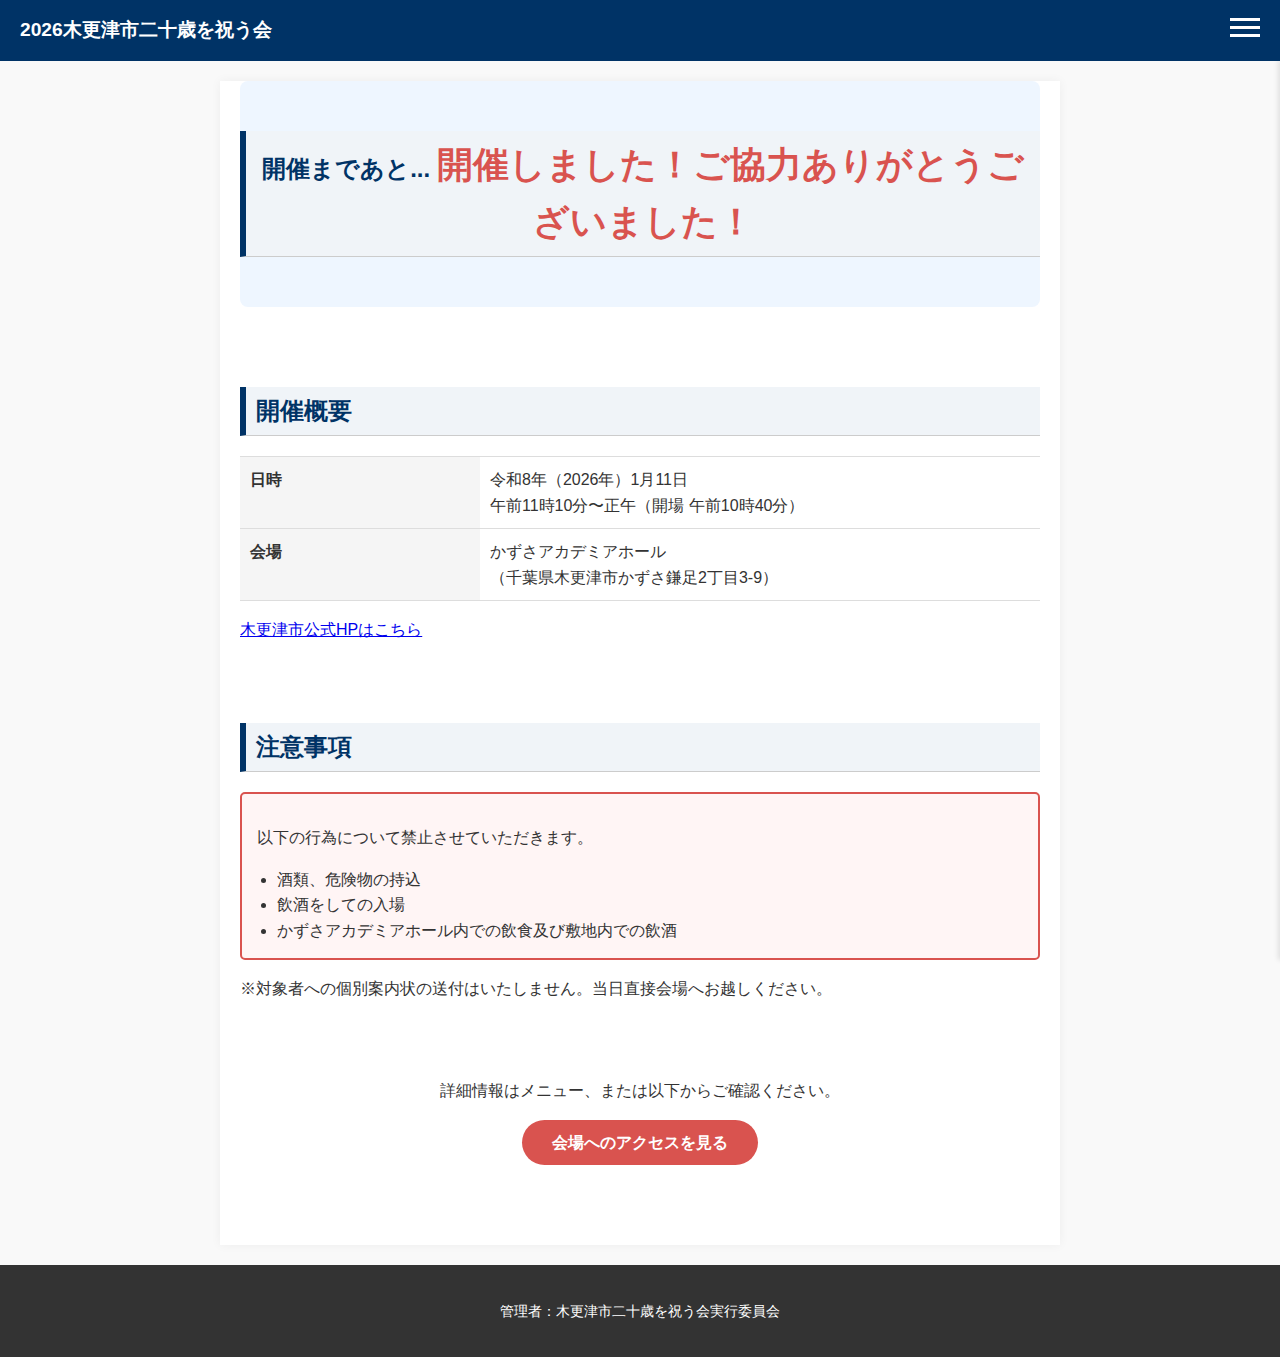
<file: index.html>
<!DOCTYPE html>
<html lang="ja">
<head>
    <meta charset="UTF-8">
    <meta name="viewport" content="width=device-width, initial-scale=1.0">
    <meta name="robots" content="noindex, nofollow">
    <title>2026木更津市二十歳を祝う会</title>
    <link rel="stylesheet" href="style.css">
</head>
<body>
    <header>
        <h1>2026木更津市二十歳を祝う会</h1>
        <div class="hamburger-menu" id="hamburger-btn">
            <span></span>
            <span></span>
            <span></span>
        </div>
    </header>

    <nav id="nav-menu">
        <ul>
            <li><a href="index.html">トップページ</a></li>
            <li><a href="member.html">実行委員紹介</a></li>
            <li><a href="access.html">会場・地図</a></li>
            <li><a href="schedule.html">式次第</a></li>
            <li><a href="notes.html">注意事項・写真撮影</a></li>
            <li><a href="faq.html">よくある質問・連絡</a></li>
        </ul>
    </nav>

    <main>
        <section id="hero">
            <h2>開催まであと... <span id="countdown">--日</span></h2>
        </section>

        <section id="overview">
            <h2>開催概要</h2>
            <dl>
                <dt>日時</dt>
                <dd>令和8年（2026年）1月11日<br>午前11時10分〜正午（開場 午前10時40分）</dd>
                <dt>会場</dt>
                <dd>かずさアカデミアホール<br>（千葉県木更津市かずさ鎌足2丁目3-9）</dd>
            </dl>
            <p><a href="https://www.city.kisarazu.lg.jp/soshiki/kyoiku/shogaigakushu/2/2-seisyonen/11811.html" target="_blank">木更津市公式HPはこちら</a></p>
        </section>

        <section id="caution">
            <h2>注意事項</h2>
            <div class="warning-box">
                <p>以下の行為について禁止させていただきます。</p>
                <ul>
                    <li>酒類、危険物の持込</li>
                    <li>飲酒をしての入場</li>
                    <li>かずさアカデミアホール内での飲食及び敷地内での飲酒</li>
                </ul>
            </div>
            <p>※対象者への個別案内状の送付はいたしません。当日直接会場へお越しください。</p>
        </section>
        
        <section style="text-align: center; margin-top: 40px;">
            <p>詳細情報はメニュー、または以下からご確認ください。</p>
            <a href="access.html" class="btn">会場へのアクセスを見る</a>
        </section>

    </main>

    <footer>
        <p>管理者：木更津市二十歳を祝う会実行委員会</p>
    </footer>

    <script src="script.js"></script>
</body>
</html>
</file>
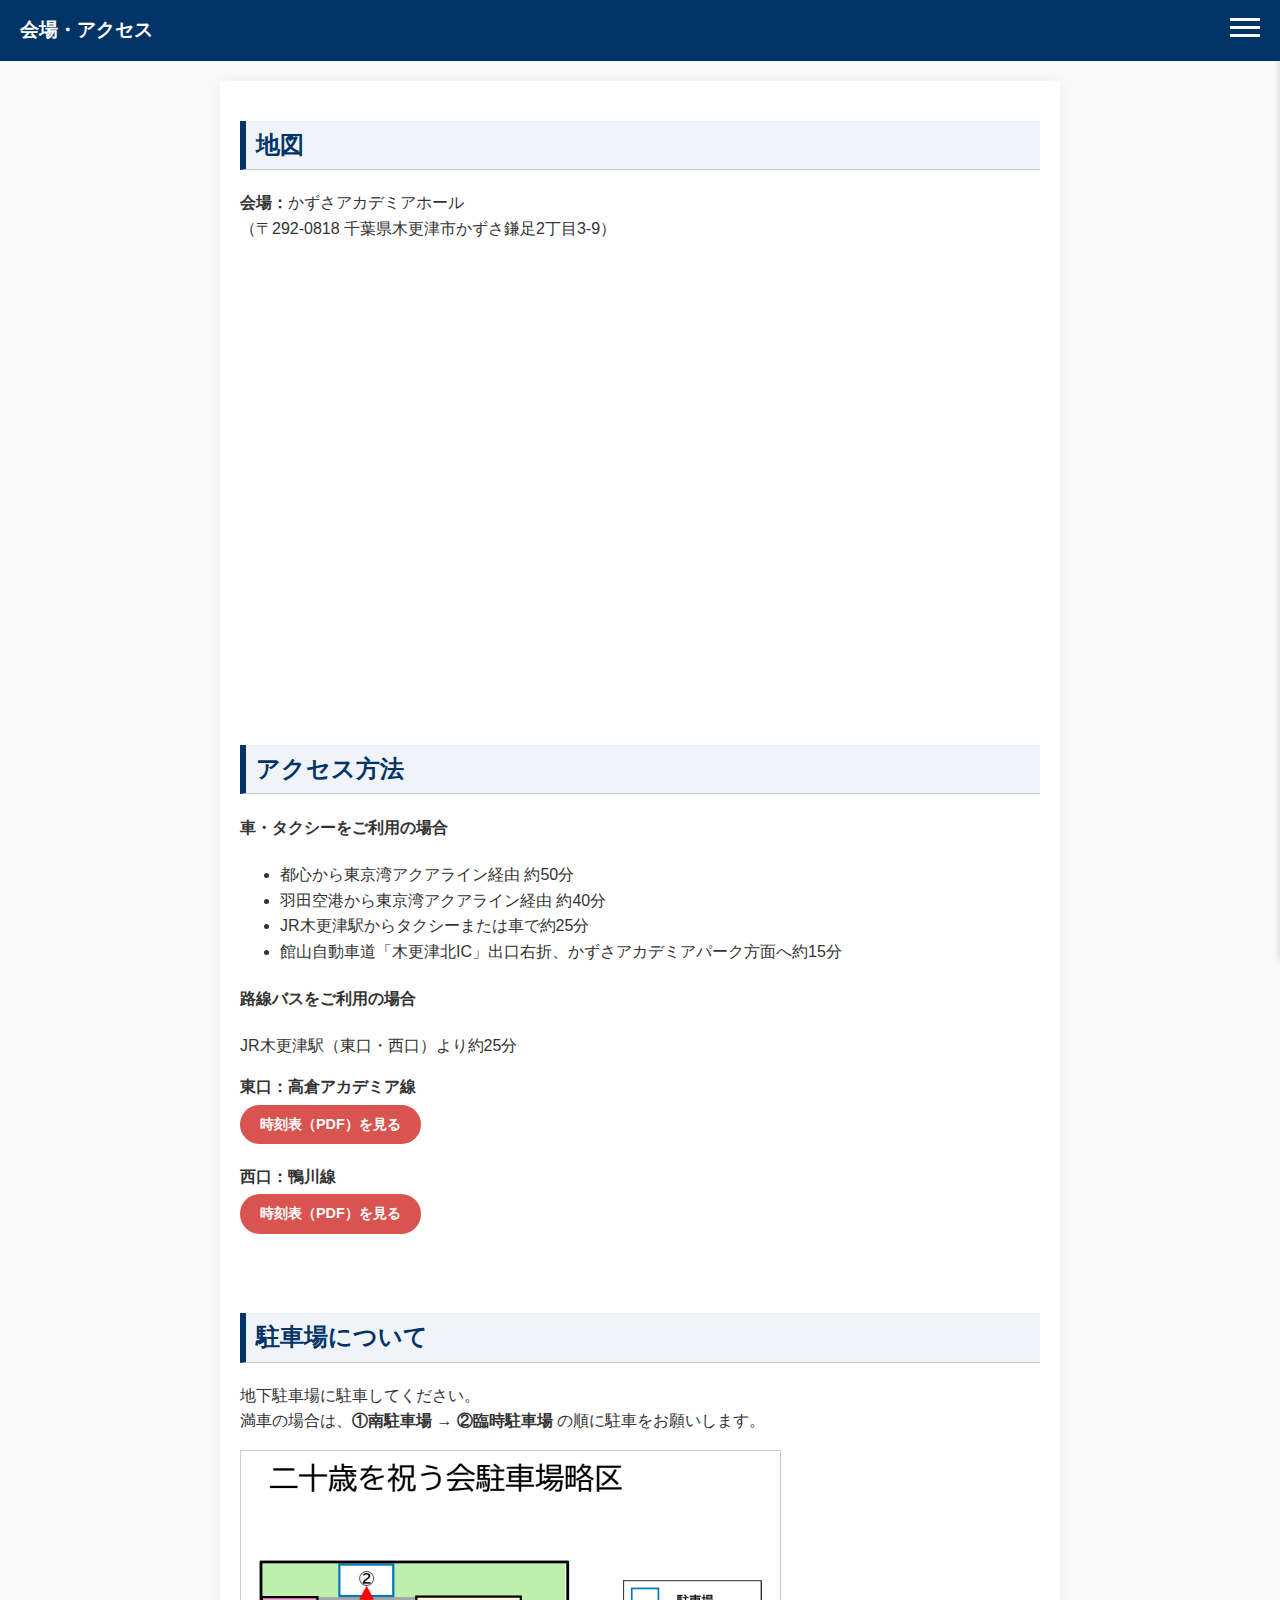
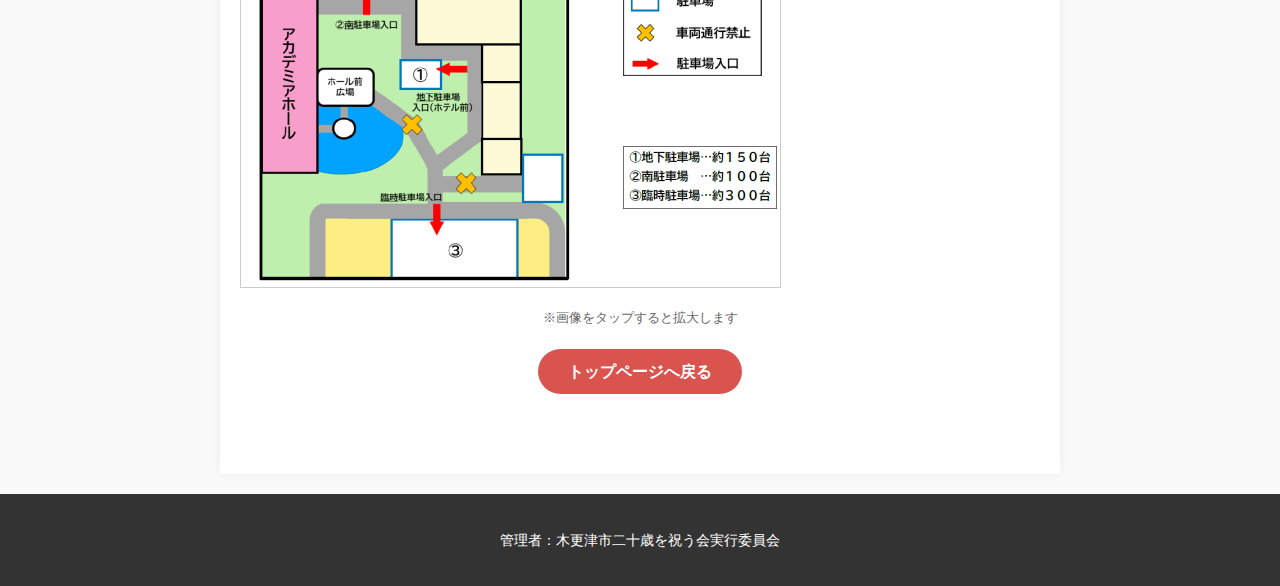
<file: access.html>
<!DOCTYPE html>
<html lang="ja">
<head>
    <meta charset="UTF-8">
    <meta name="viewport" content="width=device-width, initial-scale=1.0">
    <meta name="robots" content="noindex, nofollow">
    <title>会場・地図 | 2026木更津市二十歳を祝う会</title>
    <link rel="stylesheet" href="style.css">
</head>
<body>
    <header>
        <h1>会場・アクセス</h1>
        <div class="hamburger-menu" id="hamburger-btn">
            <span></span>
            <span></span>
            <span></span>
        </div>
    </header>

    <nav id="nav-menu">
        <ul>
            <li><a href="index.html">トップページ</a></li>
            <li><a href="member.html">実行委員紹介</a></li>
            <li><a href="access.html">会場・地図</a></li>
            <li><a href="schedule.html">式次第</a></li>
            <li><a href="notes.html">注意事項・写真撮影</a></li>
            <li><a href="faq.html">よくある質問・連絡</a></li>
        </ul>
    </nav>

    <main>
        <section>
            <h2>地図</h2>
            <p><strong>会場：</strong>かずさアカデミアホール<br>（〒292-0818 千葉県木更津市かずさ鎌足2丁目3-9）</p>
            
            <div class="map-container">
                <iframe 
                    width="100%" 
                    height="400" 
                    frameborder="0" 
                    scrolling="no" 
                    marginheight="0" 
                    marginwidth="0" 
                    src="https://maps.google.com/maps?q=かずさアカデミアホール&t=&z=15&ie=UTF8&iwloc=&output=embed">
                </iframe>
            </div>
        </section>

        <section>
            <h2>アクセス方法</h2>
            <div class="access-info">
                <h4>車・タクシーをご利用の場合</h4>
                <ul>
                    <li>都心から東京湾アクアライン経由 約50分</li>
                    <li>羽田空港から東京湾アクアライン経由 約40分</li>
                    <li>JR木更津駅からタクシーまたは車で約25分</li>
                    <li>館山自動車道「木更津北IC」出口右折、かずさアカデミアパーク方面へ約15分</li>
                </ul>

                <h4>路線バスをご利用の場合</h4>
                <p>JR木更津駅（東口・西口）より約25分</p>
                <ul style="list-style: none; padding-left: 0;">
                    <li style="margin-bottom: 20px;">
                        <strong>東口：高倉アカデミア線</strong><br>
                        <a href="https://www.nitto-kotsu.co.jp/pdf/takademia.pdf" target="_blank" class="btn" style="margin-top: 5px; font-size: 0.9rem; padding: 8px 20px;">
                            時刻表（PDF）を見る
                        </a>
                    </li>
                    <li style="margin-bottom: 20px;">
                        <strong>西口：鴨川線</strong><br>
                        <a href="https://www.nitto-kotsu.co.jp/pdf/kikamo20231001.pdf" target="_blank" class="btn" style="margin-top: 5px; font-size: 0.9rem; padding: 8px 20px;">
                            時刻表（PDF）を見る
                        </a>
                    </li>
                </ul>
            </div>
        </section>

        <section>
            <h2>駐車場について</h2>
            <div class="parking-info">
                <p>地下駐車場に駐車してください。<br>満車の場合は、<strong>①南駐車場 → ②臨時駐車場</strong> の順に駐車をお願いします。</p>
                
               <div class="image-container" style="margin-top: 15px;">
                    <a href="parking_map.png" target="_blank">
                        <img src="parking_map.png" alt="駐車場案内図" style="max-width: 100%; height: auto; border: 1px solid #ccc;">
                    </a>
                    <p style="font-size: 0.8rem; color: #666; text-align: center;">※画像をタップすると拡大します</p>
                </div>
            </div>
            <div style="text-align: center; margin-top: 20px;">
                <a href="index.html" class="btn">トップページへ戻る</a>
            </div>
        </section>
    </main>

    <footer>
        <p>管理者：木更津市二十歳を祝う会実行委員会</p>
    </footer>

    <script src="script.js"></script>
</body>
</html>
</file>
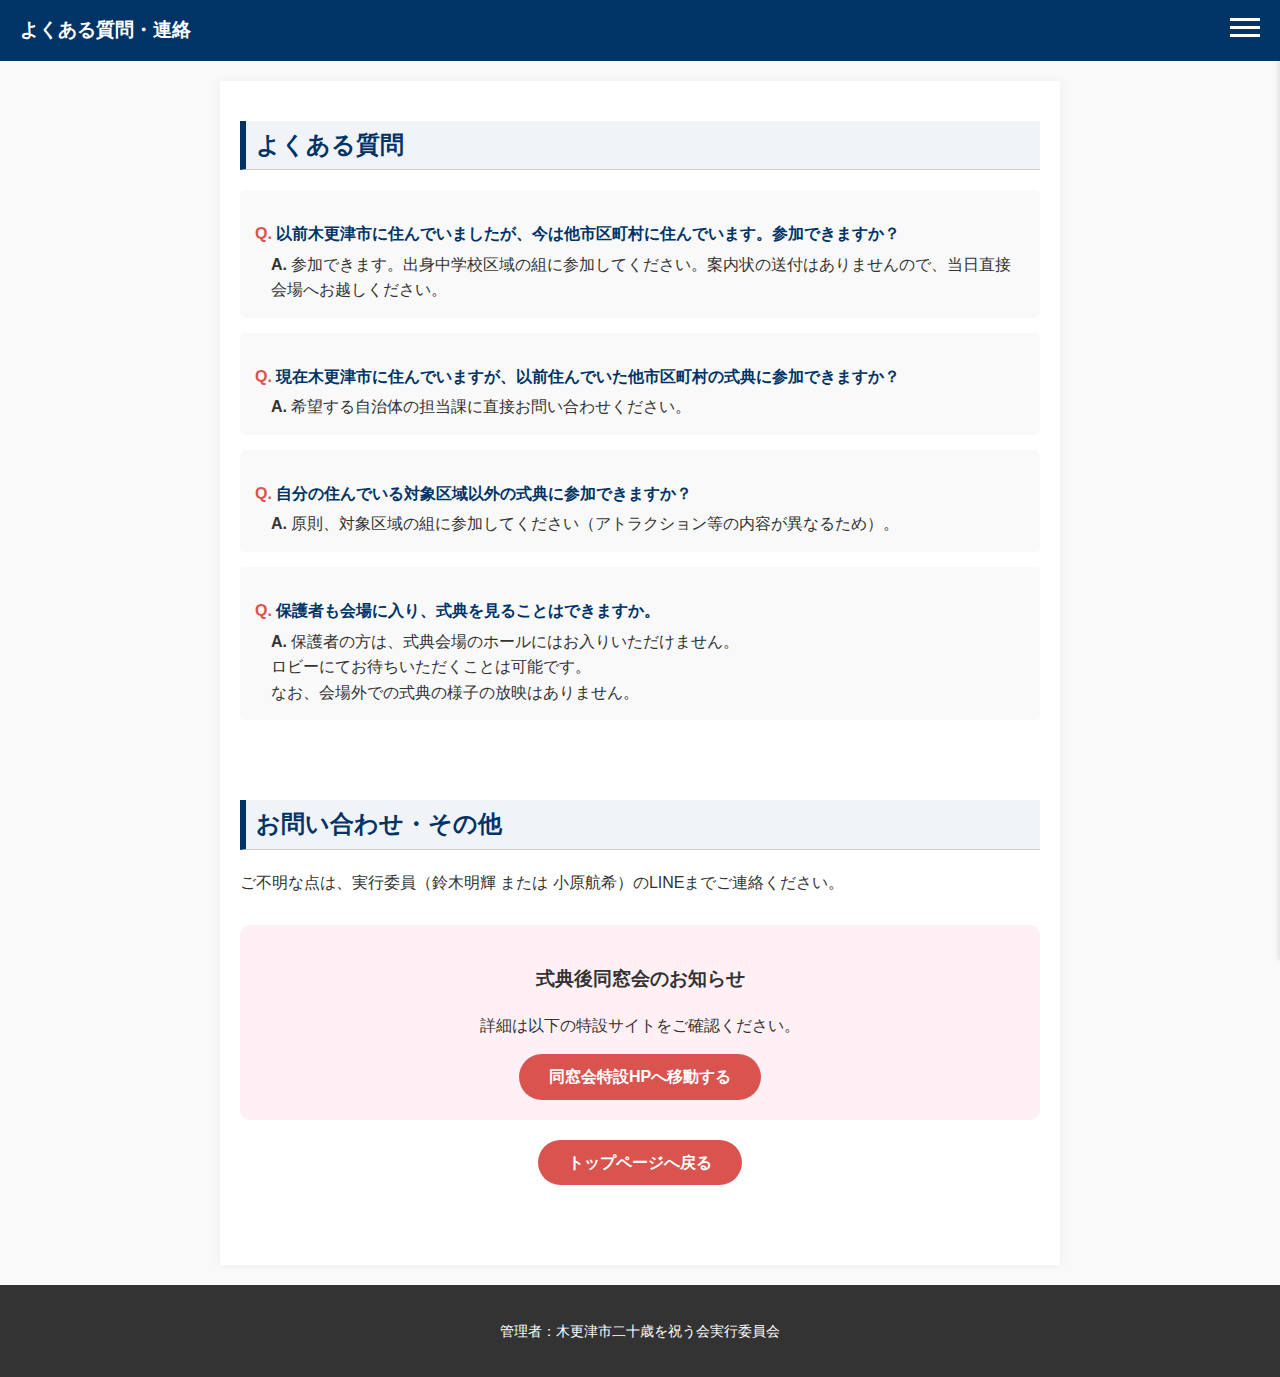
<file: faq.html>
<!DOCTYPE html>
<html lang="ja">
<head>
    <meta charset="UTF-8">
    <meta name="viewport" content="width=device-width, initial-scale=1.0">
    <meta name="robots" content="noindex, nofollow">
    <title>よくある質問 | 2026木更津市二十歳を祝う会</title>
    <link rel="stylesheet" href="style.css">
</head>
<body>
    <header>
        <h1>よくある質問・連絡</h1>
        <div class="hamburger-menu" id="hamburger-btn">
            <span></span>
            <span></span>
            <span></span>
        </div>
    </header>

    <nav id="nav-menu">
        <ul>
            <li><a href="index.html">トップページ</a></li>
            <li><a href="member.html">実行委員紹介</a></li>
            <li><a href="access.html">会場・地図</a></li>
            <li><a href="schedule.html">式次第</a></li>
            <li><a href="notes.html">入退場・座席・写真撮影</a></li>
            <li><a href="faq.html" class="active">よくある質問・連絡</a></li>
        </ul>
    </nav>

    <main>
        <section>
            <h2>よくある質問</h2>
            
            <div class="faq-item">
                <p class="question">以前木更津市に住んでいましたが、今は他市区町村に住んでいます。参加できますか？</p>
                <p class="answer">参加できます。出身中学校区域の組に参加してください。案内状の送付はありませんので、当日直接会場へお越しください。</p>
            </div>

            <div class="faq-item">
                <p class="question">現在木更津市に住んでいますが、以前住んでいた他市区町村の式典に参加できますか？</p>
                <p class="answer">希望する自治体の担当課に直接お問い合わせください。</p>
            </div>

            <div class="faq-item">
                <p class="question">自分の住んでいる対象区域以外の式典に参加できますか？</p>
                <p class="answer">原則、対象区域の組に参加してください（アトラクション等の内容が異なるため）。</p>
            </div>

            <div class="faq-item">
                <p class="question">保護者も会場に入り、式典を見ることはできますか。</p>
                <p class="answer">保護者の方は、式典会場のホールにはお入りいただけません。<br>ロビーにてお待ちいただくことは可能です。<br>なお、会場外での式典の様子の放映はありません。</p>
            </div>
        </section>

        <section id="contact">
            <h2>お問い合わせ・その他</h2>
            <p>ご不明な点は、実行委員（鈴木明輝 または 小原航希）のLINEまでご連絡ください。</p>
            
            <div class="reunion-box">
                <h3>式典後同窓会のお知らせ</h3>
                <p>詳細は以下の特設サイトをご確認ください。</p>
                <a href="https://mogotyanasuka1212-maker.github.io/reunion-2025-hp/index.html" class="btn" target="_blank">同窓会特設HPへ移動する</a>
            </div>
            <div style="text-align: center; margin-top: 20px;">
                <a href="index.html" class="btn">トップページへ戻る</a>
            </div>
        </section>
    </main>

    <footer>
        <p>管理者：木更津市二十歳を祝う会実行委員会</p>
    </footer>
    <script src="script.js"></script>
</body>
</html>
</file>
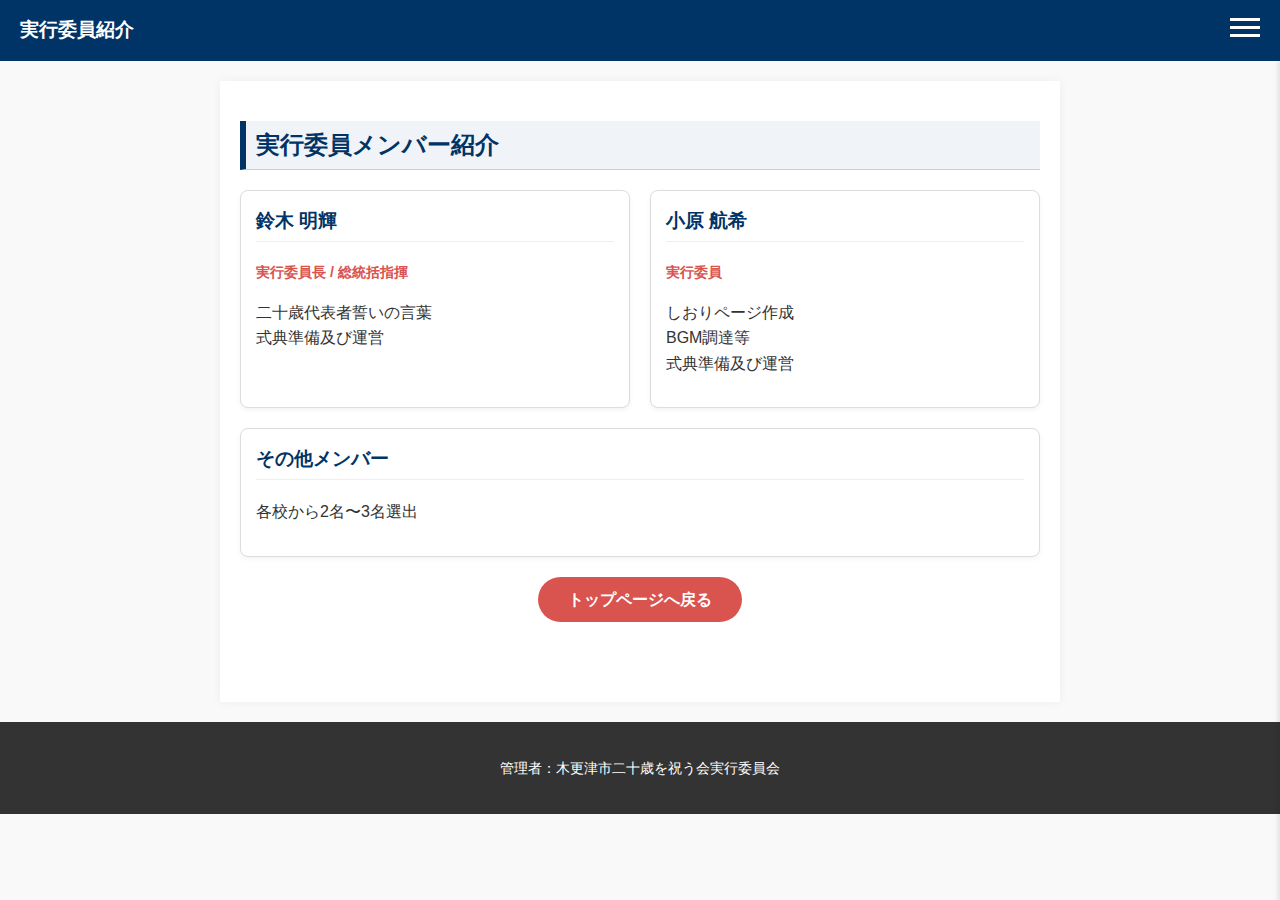
<file: member.html>
<!DOCTYPE html>
<html lang="ja">
<head>
    <meta charset="UTF-8">
    <meta name="viewport" content="width=device-width, initial-scale=1.0">
    <meta name="robots" content="noindex, nofollow">
    <title>実行委員紹介 | 2026木更津市二十歳を祝う会</title>
    <link rel="stylesheet" href="style.css">
</head>
<body>
    <header>
        <h1>実行委員紹介</h1>
        <div class="hamburger-menu" id="hamburger-btn">
            <span></span>
            <span></span>
            <span></span>
        </div>
    </header>

    <nav id="nav-menu">
        <ul>
            <li><a href="index.html">トップページ</a></li>
            <li><a href="member.html" class="active">実行委員紹介</a></li>
            <li><a href="access.html">会場・地図</a></li>
            <li><a href="schedule.html">式次第</a></li>
            <li><a href="notes.html">注意事項・写真撮影</a></li>
            <li><a href="faq.html">よくある質問・連絡</a></li>
        </ul>
    </nav>

    <main>
        <section>
            <h2>実行委員メンバー紹介</h2>
            <div class="member-list">
                <div class="member-card">
                    <h3>鈴木 明輝</h3>
                    <p class="role">実行委員長 / 総統括指揮</p>
                    <p>二十歳代表者誓いの言葉<br>式典準備及び運営</p>
                </div>
                <div class="member-card">
                    <h3>小原 航希</h3>
                    <p class="role">実行委員</p>
                    <p>しおりページ作成<br>BGM調達等<br>式典準備及び運営</p>
                </div>
                <div class="member-card">
                    <h3>その他メンバー</h3>
                    <p>各校から2名〜3名選出</p>
                </div>
            </div>
            <div style="text-align: center; margin-top: 20px;">
                <a href="index.html" class="btn">トップページへ戻る</a>
            </div>
        </section>
    </main>

    <footer>
        <p>管理者：木更津市二十歳を祝う会実行委員会</p>
    </footer>
    <script src="script.js"></script>
</body>
</html>
</file>
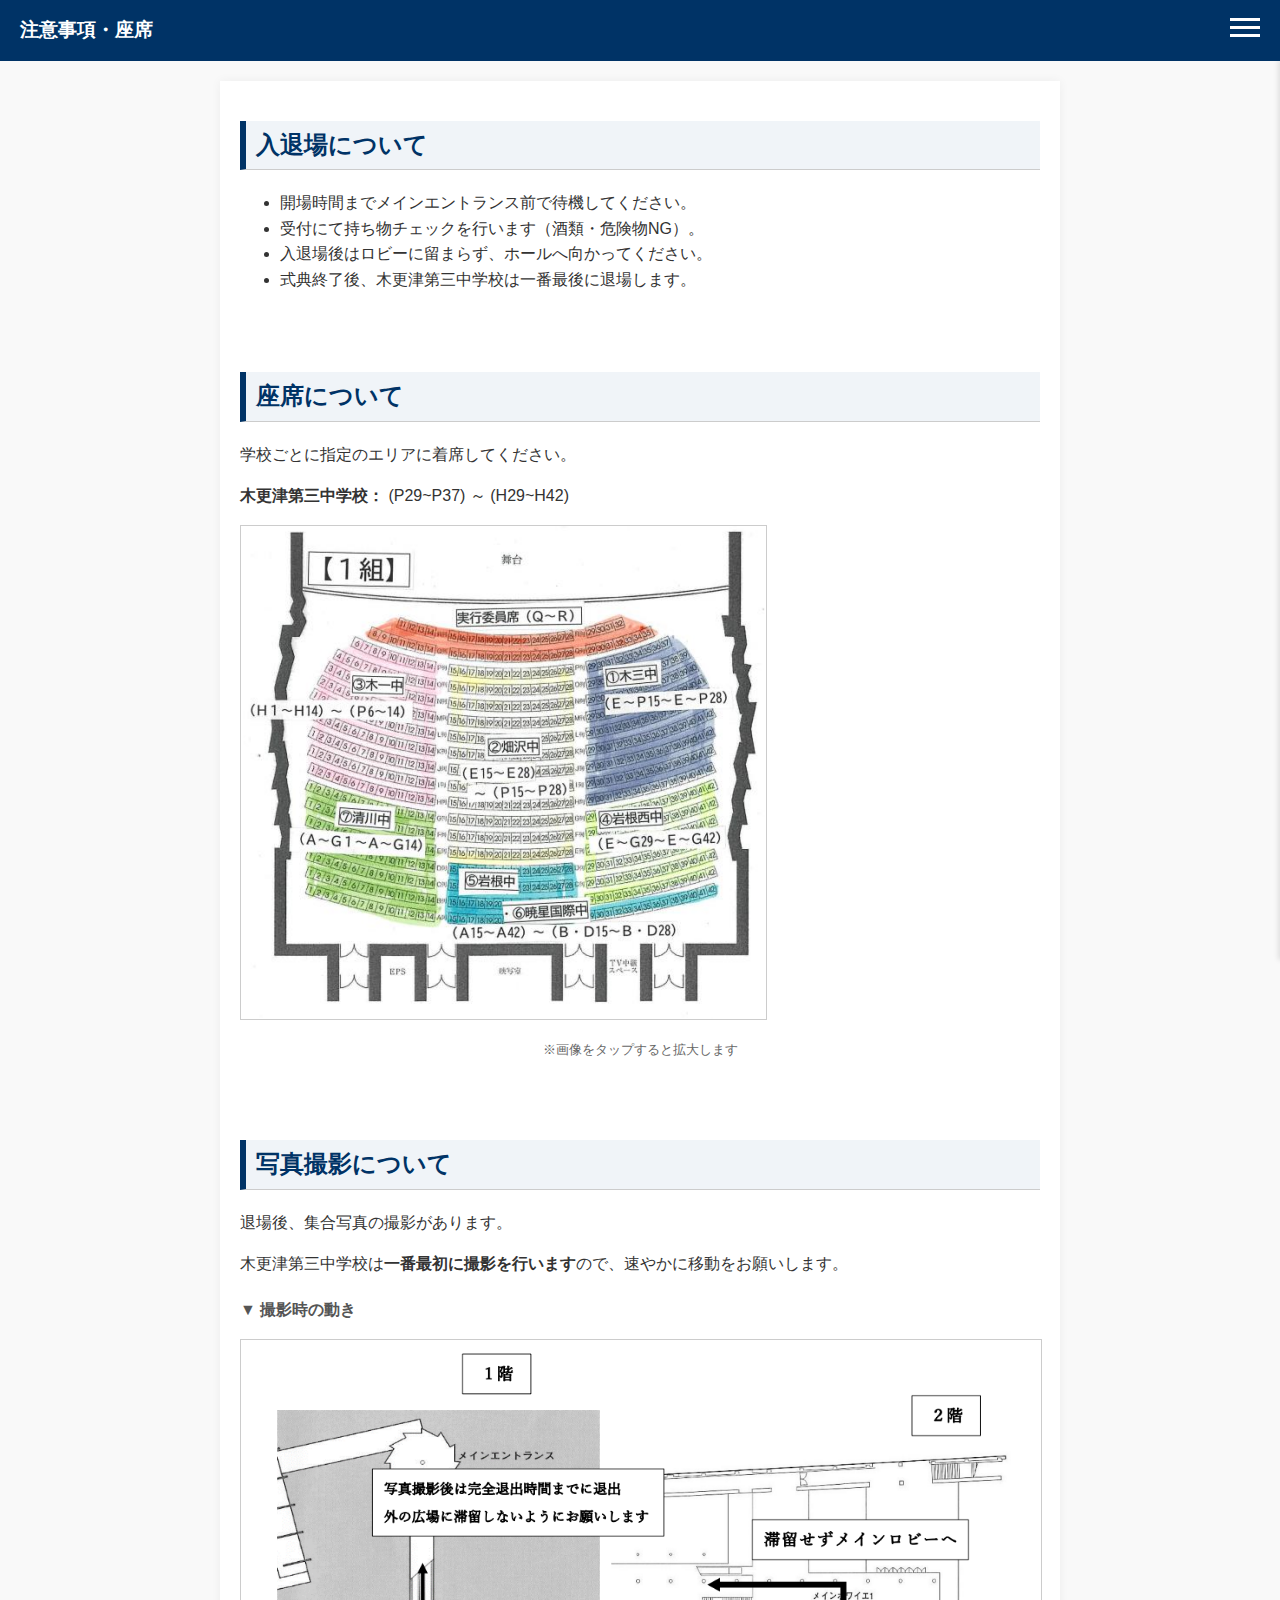
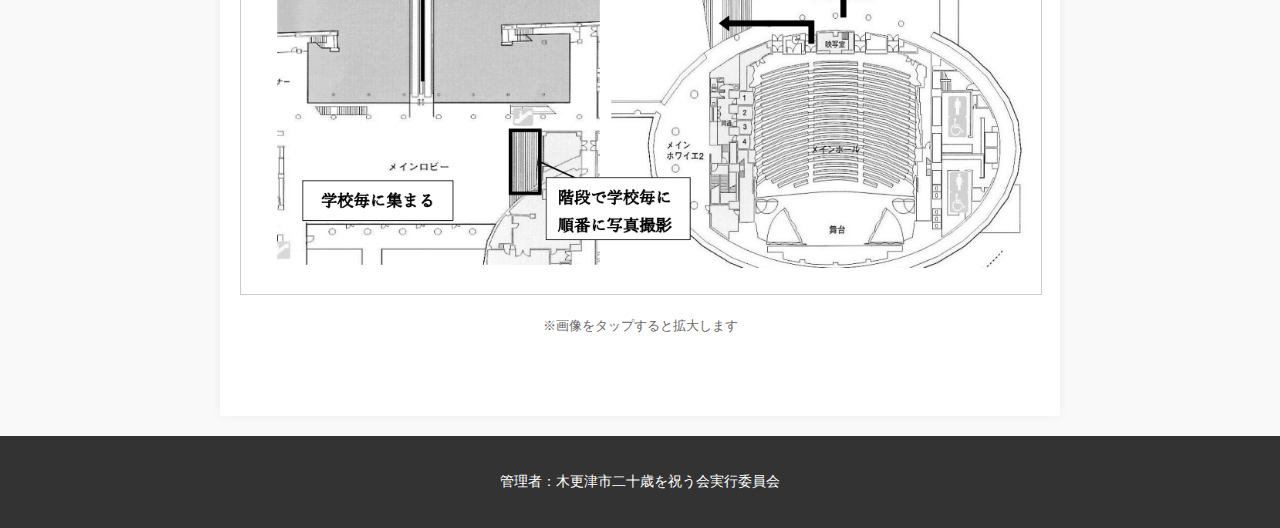
<file: notes.html>
<!DOCTYPE html>
<html lang="ja">
<head>
    <meta charset="UTF-8">
    <meta name="viewport" content="width=device-width, initial-scale=1.0">
    <meta name="robots" content="noindex, nofollow">
    <title>注意事項・座席 | 2026木更津市二十歳を祝う会</title>
    <link rel="stylesheet" href="style.css">
</head>
<body>
    <header>
        <h1>注意事項・座席</h1>
        <div class="hamburger-menu" id="hamburger-btn">
            <span></span>
            <span></span>
            <span></span>
        </div>
    </header>

    <nav id="nav-menu">
        <ul>
            <li><a href="index.html">トップページ</a></li>
            <li><a href="member.html">実行委員紹介</a></li>
            <li><a href="access.html">会場・地図</a></li>
            <li><a href="schedule.html">式次第</a></li>
            <li><a href="notes.html">注意事項・写真撮影</a></li>
            <li><a href="faq.html">よくある質問・連絡</a></li>
        </ul>
    </nav>

    <main>
        <section>
            <h2>入退場について</h2>
            <ul>
                <li>開場時間までメインエントランス前で待機してください。</li>
                <li>受付にて持ち物チェックを行います（酒類・危険物NG）。</li>
                <li>入退場後はロビーに留まらず、ホールへ向かってください。</li>
                <li>式典終了後、木更津第三中学校は一番最後に退場します。</li>
            </ul>
        </section>

        <section>
            <h2>座席について</h2>
            <p>学校ごとに指定のエリアに着席してください。</p>
            <p><strong>木更津第三中学校：</strong> (P29~P37) ～ (H29~H42)</p>
            
            <div class="image-container">
                <a href="zaseki.png" target="_blank">
                    <img src="zaseki.png" alt="座席図" style="max-width: 100%; height: auto; border: 1px solid #ccc;">
                </a>
                <p style="font-size: 0.8rem; color: #666; text-align: center;">※画像をタップすると拡大します</p>
            </div>
        </section>

        <section>
            <h2>写真撮影について</h2>
            <p>退場後、集合写真の撮影があります。</p>
            <p>木更津第三中学校は<strong>一番最初に撮影を行います</strong>ので、速やかに移動をお願いします。</p>
            
            <div class="image-container" style="margin: 20px 0;">
                <h3 style="font-size: 1rem; color: #555;">▼ 撮影時の動き</h3>
                <a href="photo_flow.png" target="_blank">
                    <img src="photo_flow.png" alt="写真撮影の移動フロー図" style="max-width: 100%; height: auto; border: 1px solid #ccc;">
                </a>
                <p style="font-size: 0.8rem; color: #666; text-align: center;">※画像をタップすると拡大します</p>
            </div>
    </main>

    <footer>
        <p>管理者：木更津市二十歳を祝う会実行委員会</p>
    </footer>
    <script src="script.js"></script>
</body>
</html>
</file>
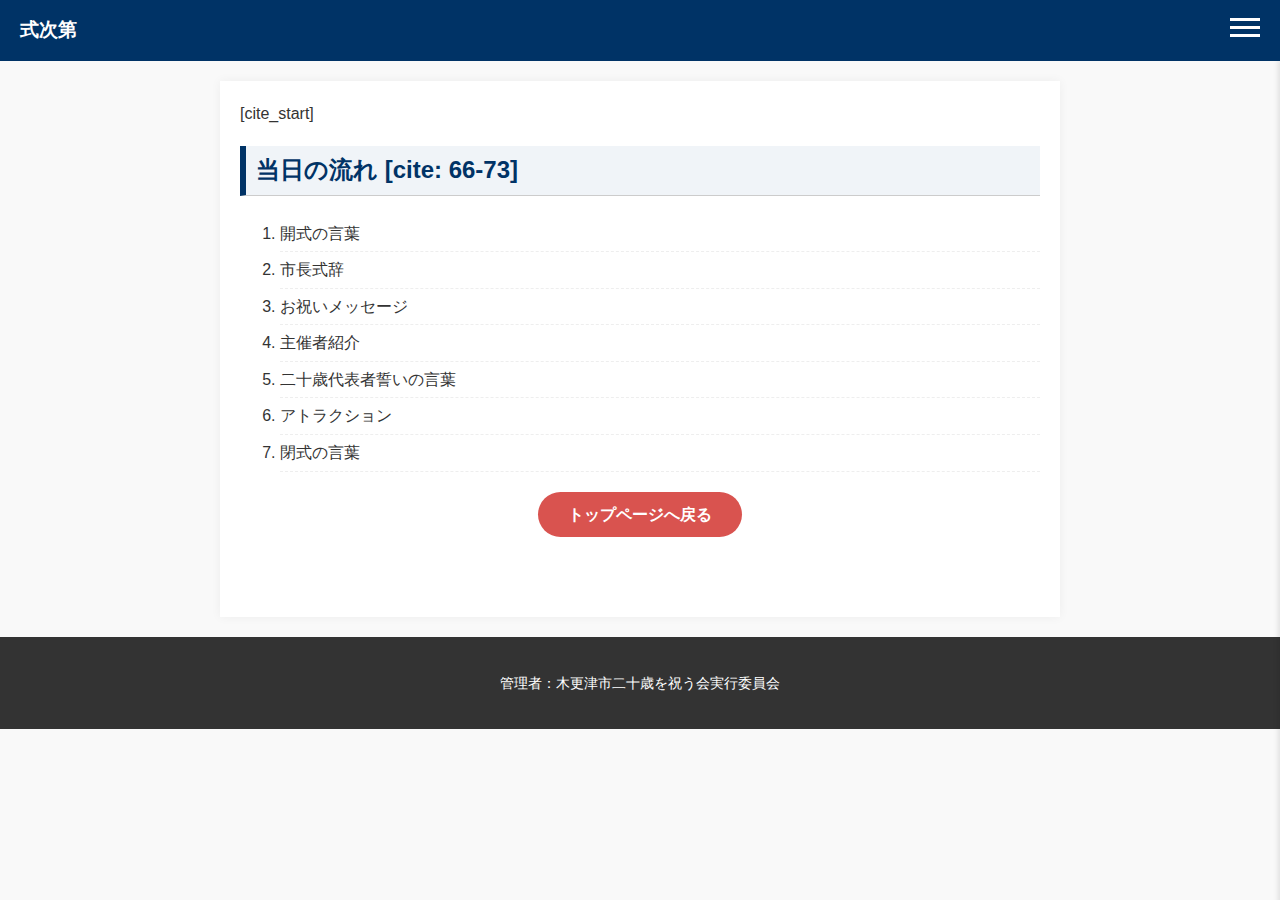
<file: schedule.html>
<!DOCTYPE html>
<html lang="ja">
<head>
    <meta charset="UTF-8">
    <meta name="viewport" content="width=device-width, initial-scale=1.0">
    <title>式次第 | 2026木更津市二十歳を祝う会</title>
    <link rel="stylesheet" href="style.css">
</head>
<body>
    <header>
        <h1>式次第</h1>
        <div class="hamburger-menu" id="hamburger-btn">
            <span></span>
            <span></span>
            <span></span>
        </div>
    </header>

    <nav id="nav-menu">
        <ul>
            <li><a href="index.html">トップページ</a></li>
            <li><a href="member.html">実行委員紹介</a></li>
            <li><a href="access.html">会場・地図</a></li>
            <li><a href="schedule.html">式次第</a></li>
            <li><a href="notes.html">注意事項・写真撮影</a></li>
            <li><a href="faq.html">よくある質問・連絡</a></li>
        </ul>
    </nav>

    <main>
        <section>
            [cite_start]<h2>当日の流れ [cite: 66-73]</h2>
            <ol class="schedule-list">
                <li>開式の言葉</li>
                <li>市長式辞</li>
                <li>お祝いメッセージ</li>
                <li>主催者紹介</li>
                <li>二十歳代表者誓いの言葉</li>
                <li>アトラクション</li>
                <li>閉式の言葉</li>
            </ol>
            <div style="text-align: center; margin-top: 20px;">
                <a href="index.html" class="btn">トップページへ戻る</a>
            </div>
        </section>
    </main>

    <footer>
        <p>管理者：木更津市二十歳を祝う会実行委員会</p>
    </footer>
    <script src="script.js"></script>
</body>
</html>
</file>
<file: style.css>
/* --- 全体の基本設定 --- */
html {
    scroll-behavior: smooth; /* スルル〜ッと動く設定 */
    scroll-padding-top: 80px; /* ヘッダーの裏に文字が隠れないようにする隙間 */
}
body {
    font-family: "Hiragino Kaku Gothic ProN", "Meiryo", sans-serif; /* 読みやすい日本語フォント */
    color: #333; /* 文字は真っ黒ではなく濃いグレー（目に優しい） */
    margin: 0;
    padding: 0;
    background-color: #f9f9f9; /* 背景は薄いグレー */
    line-height: 1.6; /* 行間を少し広げて読みやすく */
}

/* --- ヘッダー（上の青い帯） --- */
header {
    background-color: #003366; /* 信頼感のある濃紺（役所イメージ） */
    color: white;
    padding: 15px 20px;
    display: flex;
    justify-content: space-between; /* タイトルとボタンを左右に配置 */
    align-items: center;
    position: sticky; /* スクロールしても上についてくる */
    top: 0;
    z-index: 100; /* 他の要素より手前に表示 */
}

header h1 {
    margin: 0;
    font-size: 1.2rem; /* スマホでも崩れないサイズ */
}

/* --- ハンバーガーメニューボタン（三本線） --- */
.hamburger-menu {
    cursor: pointer;
    width: 30px;
    height: 25px;
    position: relative;
}

.hamburger-menu span {
    display: block;
    width: 100%;
    height: 3px;
    background-color: white;
    margin-bottom: 5px;
    transition: 0.3s; /* アニメーションの速度 */
}

/* --- ナビゲーションメニュー（最初は隠しておく） --- */
nav {
    position: fixed;
    top: 60px; /* ヘッダーの下 */
    right: 0;
    width: 250px;
    height: 100vh;
    background-color: rgba(255, 255, 255, 0.95); /* 半透明の白 */
    transform: translateX(100%); /* 最初は画面の右外に隠す */
    transition: transform 0.3s ease; /* スライドして出る動き */
    box-shadow: -2px 0 5px rgba(0,0,0,0.1);
}

/* JavaScriptで「open」クラスがついた時に表示する */
nav.open {
    transform: translateX(0); /* 画面内に戻す */
}

nav ul {
    list-style: none; /* 点を消す */
    padding: 0;
    margin: 0;
}

nav li a {
    display: block;
    padding: 15px 20px;
    text-decoration: none;
    color: #003366;
    border-bottom: 1px solid #eee;
}

nav li a:hover {
    background-color: #eef; /* マウスを乗せた時の色 */
}

/* --- メインコンテンツ --- */
main {
    max-width: 800px; /* 横幅が広がりすぎないように制限 */
    margin: 20px auto; /* 中央寄せ */
    padding: 0 20px;
    background-color: white; /* 記事部分は白 */
    box-shadow: 0 0 10px rgba(0,0,0,0.05); /* うっすら影をつける */
    padding-bottom: 40px;
}

section {
    margin-bottom: 40px; /* 各セクションの間隔 */
    padding-top: 20px; /* リンクで飛んだ時の位置調整用 */
}

/* --- 見出しのデザイン（役所風） --- */
h2 {
    border-left: 6px solid #003366; /* 左に太い紺色の線 */
    border-bottom: 1px solid #ccc; /* 下に細い線 */
    padding: 5px 10px;
    background-color: #f0f4f8; /* 薄い青の背景 */
    color: #003366;
}

/* --- カウントダウン部分 --- */
#hero {
    text-align: center;
    padding: 30px 0;
    background-color: #eef6ff;
    border-radius: 8px;
    margin-top: 20px;
}

#countdown {
    color: #d9534f; /* 赤色で強調 */
    font-size: 1.5em;
    font-weight: bold;
}

/* --- 開催概要のリスト --- */
dl {
    display: flex;
    flex-wrap: wrap;
    border-top: 1px solid #ddd;
}

dt {
    width: 30%; /* 左側（項目名）の幅 */
    background-color: #f5f5f5;
    padding: 10px;
    font-weight: bold;
    border-bottom: 1px solid #ddd;
    box-sizing: border-box;
}

dd {
    width: 70%; /* 右側（内容）の幅 */
    margin: 0;
    padding: 10px;
    border-bottom: 1px solid #ddd;
    box-sizing: border-box;
}

/* --- 注意事項（赤い枠） --- */
.warning-box {
    border: 2px solid #d9534f; /* 赤い枠 */
    background-color: #fff5f5; /* 薄い赤の背景 */
    padding: 15px;
    border-radius: 5px;
}

.warning-box ul {
    margin: 0;
    padding-left: 20px;
}

/* --- フッター --- */
footer {
    background-color: #333;
    color: white;
    text-align: center;
    padding: 20px;
    font-size: 0.9rem;
}
/* --- メンバー紹介カード --- */
.member-list {
    display: flex;
    gap: 20px;
    flex-wrap: wrap; /* スマホで縦並びにする */
}

.member-card {
    background: white;
    border: 1px solid #ddd;
    border-radius: 8px;
    padding: 15px;
    flex: 1; /* 横幅を均等に */
    min-width: 250px; /* 小さくなりすぎないように */
    box-shadow: 0 2px 5px rgba(0,0,0,0.05);
}

.member-card h3 {
    margin-top: 0;
    color: #003366;
    border-bottom: 1px solid #eee;
    padding-bottom: 5px;
}

.role {
    color: #d9534f; /* 役職を目立たせる色 */
    font-weight: bold;
    font-size: 0.9em;
}

/* --- 地図や画像のプレースホルダー --- */
.map-placeholder, .image-placeholder {
    background-color: #eee;
    height: 200px;
    display: flex;
    align-items: center;
    justify-content: center;
    color: #666;
    border: 2px dashed #ccc;
    margin: 10px 0;
}

/* --- 式次第（数字リスト） --- */
.schedule-list li {
    padding: 5px 0;
    border-bottom: 1px dashed #eee;
}

/* --- よくある質問（FAQ） --- */
.faq-item {
    background-color: #f9f9f9;
    padding: 15px;
    margin-bottom: 15px;
    border-radius: 5px;
}

.question {
    font-weight: bold;
    color: #003366;
    margin-bottom: 5px;
}

.question::before {
    content: "Q. ";
    color: #d9534f;
}

.answer {
    margin: 0;
    padding-left: 1em;
}

.answer::before {
    content: "A. ";
    font-weight: bold;
}

/* --- 同窓会リンクボタン --- */
.reunion-box {
    text-align: center;
    margin-top: 30px;
    padding: 20px;
    background-color: #fff0f5; /* ピンクっぽい背景 */
    border-radius: 10px;
}

.btn {
    display: inline-block;
    background-color: #d9534f;
    color: white;
    padding: 10px 30px;
    text-decoration: none;
    border-radius: 30px;
    font-weight: bold;
    transition: background-color 0.3s;
}

.btn:hover {
    background-color: #c9302c; /* ホバー時に少し暗く */
}
/* リンクの装飾 */
.text-link {
    color: #003366;
    text-decoration: underline;
    font-weight: bold;
}
.text-link:hover {
    color: #d9534f;
}
</file>
